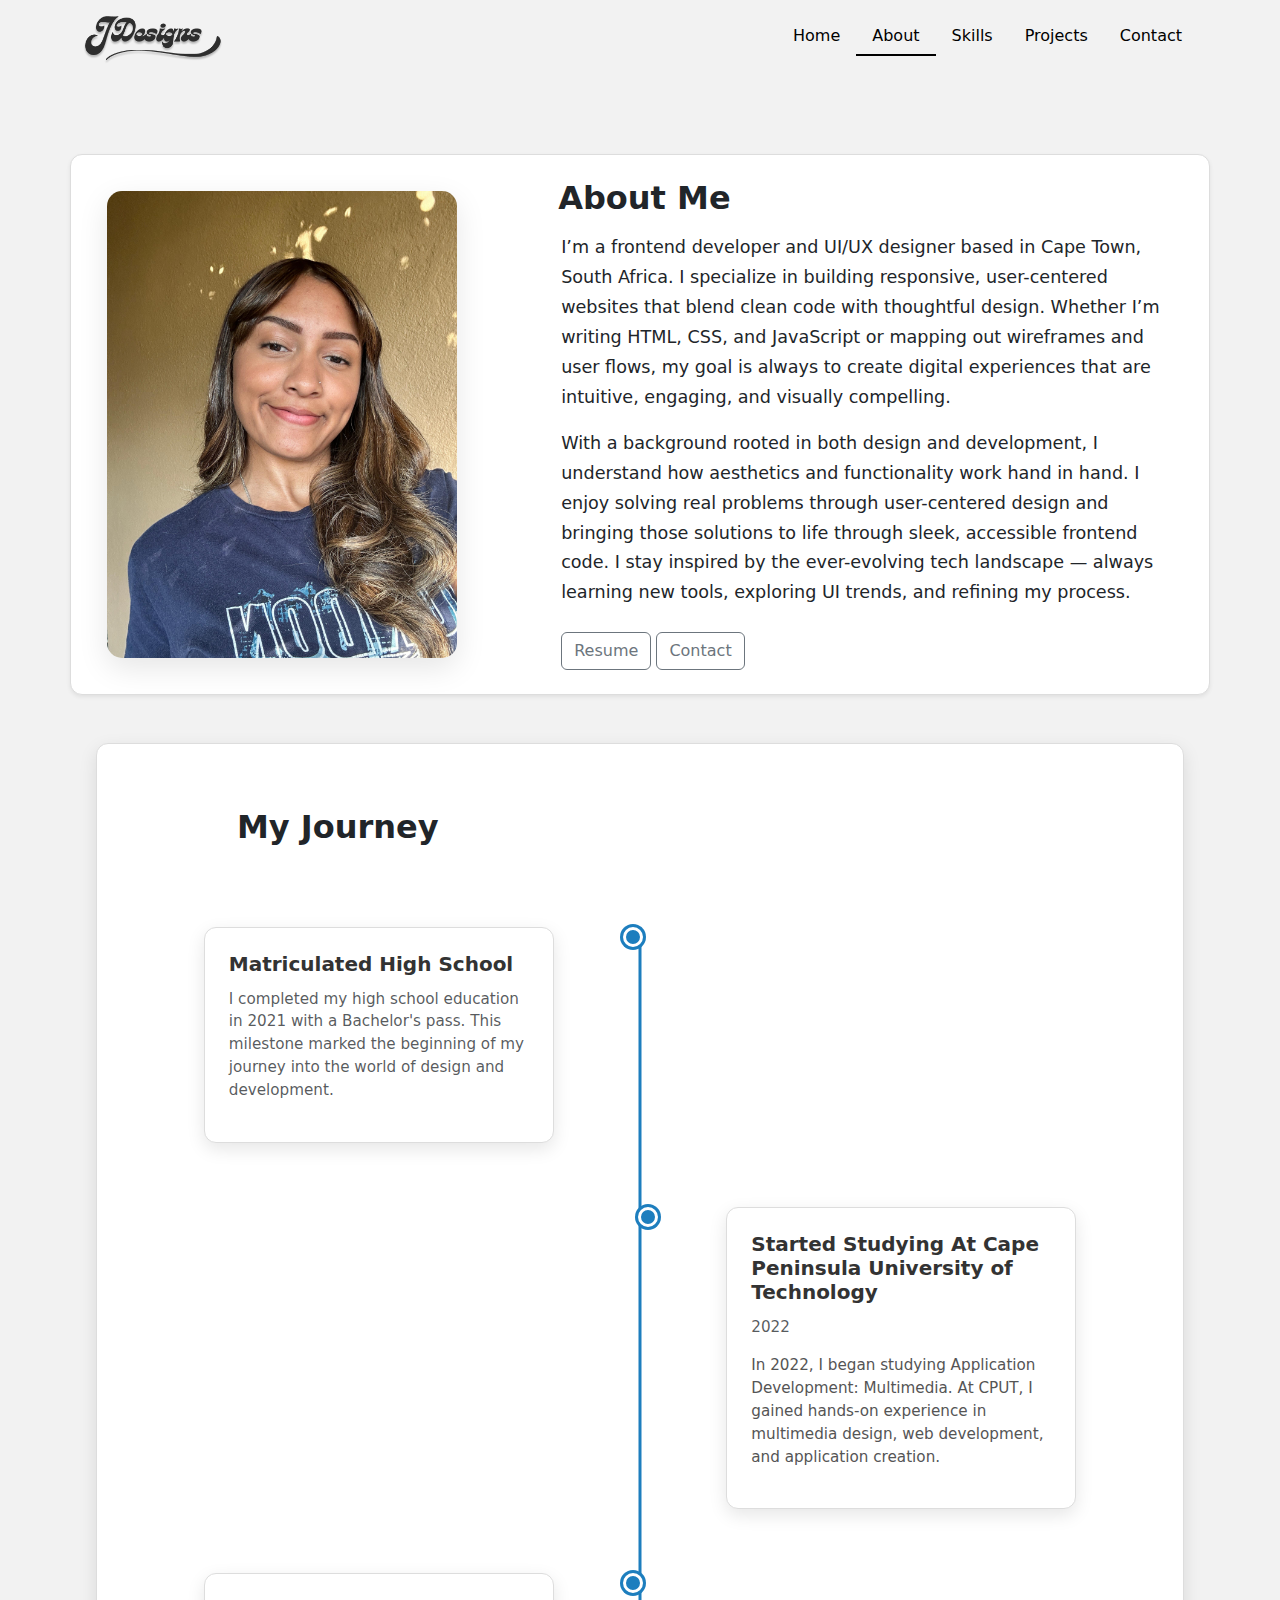
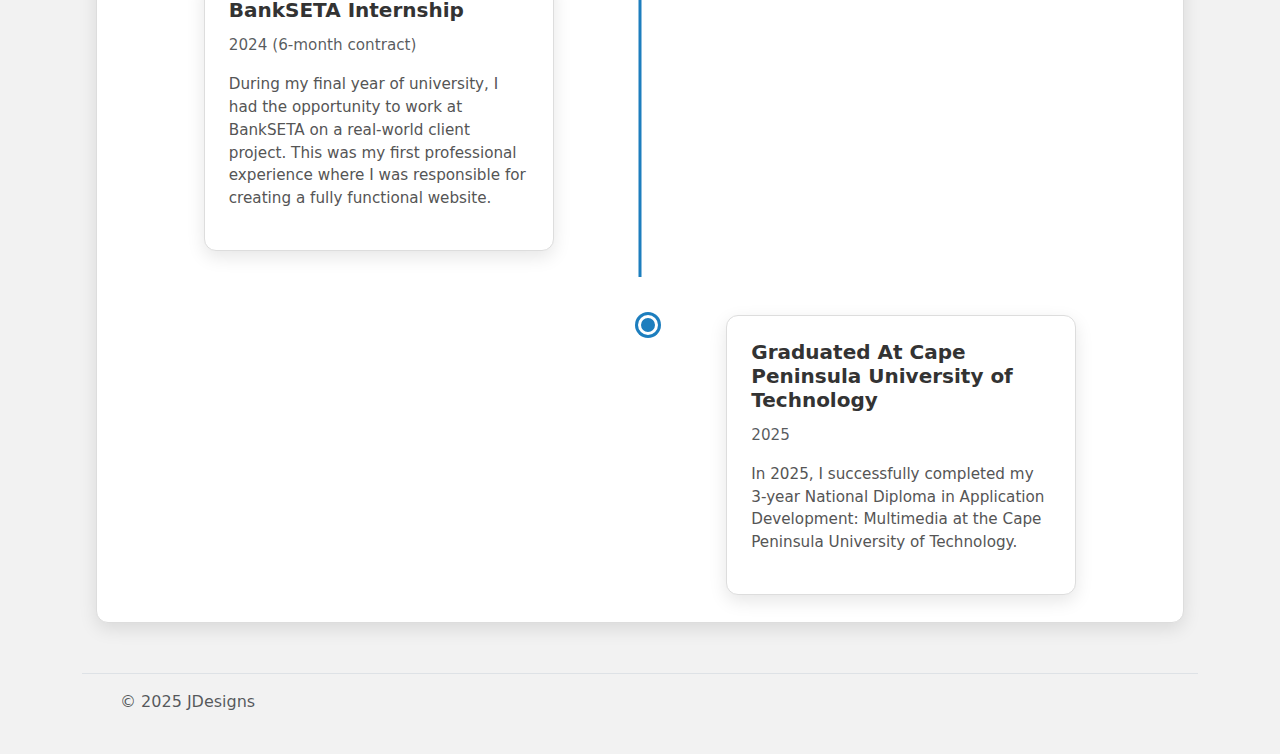
<file: About.html>
<!DOCTYPE html>
<html lang="en">
<head>
  <meta charset="UTF-8" />
  <meta name="viewport" content="width=device-width, initial-scale=1.0"/>
  <title>About Me</title>
  <link rel="stylesheet" href="stylesheet.css">
  <link href="https://cdn.jsdelivr.net/npm/bootstrap@5.3.2/dist/css/bootstrap.min.css" rel="stylesheet">
  <script src="https://cdn.jsdelivr.net/npm/bootstrap@5.3.2/dist/js/bootstrap.bundle.min.js"></script>
  <style>
    .card {
      opacity: 0;
      transform: translateY(50px);
      transition: opacity 0.8s ease-out, transform 0.8s ease-out;
    }

    .card.show {
      opacity: 1;
      transform: translateY(0);
    }

    .about-section {
        background-color: #fff;
  padding: 1.5rem;
  border-radius: 12px;
  box-shadow: 0 6px 18px rgba(0, 0, 0, 0.1);
  text-align: left;
  border: 1px solid #ddd; /* Adding a border similar to the card */
    }

    .profile-img {
      max-width: 100%;
      border-radius: 15px;
      box-shadow: 0 10px 30px rgba(0,0,0,0.1);
    }

    .about-text h2 {
      font-weight: bold;
     
    }
 

    .about-section .about-text h2 {
  margin-left: -3px;
}


    .about-text p {
      font-size: 1.1rem;
      line-height: 1.7;
    }
  </style>
</head>
<body>

<!-- Header/Nav -->
<header style="position: sticky; top: 0; z-index: 1000; background-color:#f2f2f2;">
  <div class="container d-flex flex-wrap justify-content-center py-3 mb-4">
    <a href="index.html" class="d-flex align-items-center mb-3 mb-md-0 me-md-auto link-body-emphasis text-decoration-none">
      <span class="fs-4">
        <img src="img\logo.png" alt="Logo or header image" class="img-fluid" style="height: 50px;" />
      </span>
    </a>
    <ul class="nav nav-pills">
      <li class="nav-item"><a href="index.html" class="nav-link">Home</a></li>
      <li class="nav-item"><a href="About.html" class="nav-link active" aria-current="page">About</a></li>
      <li class="nav-item"><a href="Skills.html" class="nav-link">Skills</a></li>
      <li class="nav-item"><a href="Projects.html" class="nav-link">Projects</a></li>
      <li class="nav-item"><a href="Contact.html" class="nav-link">Contact</a></li>
    </ul>
  </div>
</header>

  <!-- About Me Section -->
  <main>
    <div class="container py-5">
      <div class="row align-items-center about-section shadow-sm">
        <div class="col-lg-5 mb-4 mb-lg-0">
            <img src="img\jordsss2.jpeg" alt="Your Profile" class="profile-img" style="width: 350px; height: auto;">

        </div>
        <div class="col-lg-7 about-text">
          <h2 class="mb-3">About Me</h2>
          <p>
            I’m a frontend developer and UI/UX designer based in Cape Town, South Africa. I specialize in building responsive, user-centered websites that blend clean code with thoughtful design. Whether I’m writing HTML, CSS, and JavaScript or mapping out wireframes and user flows, my goal is always to create digital experiences that are intuitive, engaging, and visually compelling.
          </p>
          <p>
            With a background rooted in both design and development, I understand how aesthetics and functionality work hand in hand. I enjoy solving real problems through user-centered design and bringing those solutions to life through sleek, accessible frontend code. I stay inspired by the ever-evolving tech landscape — always learning new tools, exploring UI trends, and refining my process.
          </p>
         
          <div class="d-flex mt-4">
            <div class="btn-group-mobile">
              <a href="asset/JordanDavidsonresume.pdf" class="btn btn-outline-secondary" target="_blank">Resume</a>
              <a href="contact.html" class="btn btn-outline-secondary">Contact</a>
            </div>
          </div>
          
        </div>
      </div>
      
    </div>
  </main>

  <script>
    document.addEventListener("DOMContentLoaded", function () {
      const cards = document.querySelectorAll(".about-section");
      const windowHeight = window.innerHeight;

      function revealAbout() {
        cards.forEach(card => {
          const cardTop = card.getBoundingClientRect().top;
          if (cardTop < windowHeight - 50) {
            card.classList.add("show");
          }
        });
      }

      window.addEventListener("scroll", revealAbout);
      revealAbout(); // Run once on load
    });
  </script>

<!-- Timeline Section -->

<div class="container about-section text-center">
    <h2 class="mb-5 fw-bold">My Journey </h2>
    <!-- Timeline Wrapper -->
    <div class="timeline-wrapper">
      <div class="timeline-vertical">
        <!-- Timeline Line -->
        <div class="timeline-line-vertical"></div>

        <!-- 1. Plumstead High School -->
        <div class="timeline-row left">
          <div class="timeline-item-vertical">
            <div class="timeline-content-vertical">
              <h5 class="fw-bold">Matriculated High School</h5>
              <p class="text-muted">I completed my high school education in 2021 with a Bachelor's pass. This milestone marked the beginning of my journey into the world of design and development.</p>
            </div>
          </div>
        </div>

        <!-- 2. Started CPUT -->
        <div class="timeline-row right">
          <div class="timeline-item-vertical">
            <div class="timeline-content-vertical">
              <h5 class="fw-bold">Started Studying At Cape Peninsula University of Technology</h5>
              <p class="text-muted">2022</p>
              <p>In 2022, I began studying Application Development: Multimedia. At CPUT, I gained hands-on experience in multimedia design, web development, and application creation. </p>
            </div>
          </div>
        </div>

        <!-- 3. BankSETA Internship -->
        <div class="timeline-row left">
          <div class="timeline-item-vertical">
            <div class="timeline-content-vertical">
              <h5 class="fw-bold">BankSETA Internship</h5>
              <p class="text-muted">2024 (6-month contract)</p>
              <p>During my final year of university, I had the opportunity to work at BankSETA on a real-world client project. This was my first professional experience where I was responsible for creating a fully functional website.</p>
            </div>
          </div>
        </div>

        <!-- 4. Graduated CPUT -->
        <div class="timeline-row right">
          <div class="timeline-item-vertical">
            <div class="timeline-content-vertical">
              <h5 class="fw-bold">Graduated At Cape Peninsula University of Technology</h5>
              <p class="text-muted">2025</p>
              <p>In 2025, I successfully completed my 3-year National Diploma in Application Development: Multimedia at the Cape Peninsula University of Technology.</p>
            </div>
          </div>
        </div>
      </div>
    </div>
  </div>
  

<style>

.btn-outline-secondary:hover {
        background-color: #007bff; /* Bootstrap primary blue */
        color: white;
        border-color: #007bff;
      }

.container.about-section.text-center {
  width: 85%; /* Adjust width to your preference */
  max-width: 1200px; /* Optional: max width */
  margin: 0 auto; /* Center the container */
  padding: 4rem 0; /* Adjust padding as needed */
  max-height: 1480px; /* Optional: max width */
  margin-bottom: 50px;
}


.about-section h2 {
  text-align: left; /* Aligns the heading to the left */
  margin-bottom: 2rem; /* Adjust spacing below the heading */
  margin-left: 140px;
}



/* New wrapper */
.timeline-wrapper {
  position: relative;
  padding: 2rem 0;
  max-width: 950px; /* made smaller */
  margin: 0 auto;
}

.timeline-vertical {
  position: relative;
  width: 100%;
}

.timeline-line-vertical {
  position: absolute;
  top: 0;
  bottom: 0;
  left: 50%;
  transform: translateX(-50%);
  width: 3px;
  background-color: #1d7ebe;
  z-index: 0;
  height: 950px;
}

.timeline-row {
  display: flex;
  justify-content: flex-start;
  align-items: center;
  width: 100%;
  position: relative;
  margin-bottom: 4rem;
}

.timeline-row.right {
  justify-content: flex-end;
}

.timeline-item-vertical {
  position: relative;
  width: 45%;
  z-index: 1;
}

.timeline-item-vertical::before {
  content: "";
  position: absolute;
  top: 0px;
  width: 20px;
  height: 20px;
  background-color: #1d7ebe;
  border-radius: 50%;
  border: 3px solid white;
  box-shadow: 0 0 0 3px #1d7ebe;
  z-index: 2;
}

.timeline-row.left .timeline-item-vertical::before {
  right: -50px;
}

.timeline-row.right .timeline-item-vertical::before {
  left: -50px;
}

.timeline-content-vertical {
  background-color: #fff;
  padding: 1.5rem;
  border-radius: 12px;
  box-shadow: 0 6px 18px rgba(0, 0, 0, 0.1);
  text-align: left;
  width: 100%; /* Ensure it's full width */
  max-width: 100%; /* Adjusts the maximum width */
  border: 1px solid #ddd; /* Adding a border similar to the card */
}

.timeline-content-vertical h5 {
  color: #333;
  margin-bottom: 0.75rem;
}

.timeline-content-vertical p {
  color: #555;
  font-size: 0.95rem;
}

.text-muted {
  font-size: 0.9rem;
}

/* Card-like Styling for Timeline Items */
.timeline-content-vertical {
  background-color: #fff;
  padding: 1.5rem;
  border-radius: 12px;
  box-shadow: 0 6px 18px rgba(0, 0, 0, 0.1);
  width: 100%;
  max-width: 350px; /* Match the card width */
  margin: 0 auto;
}
@media screen and (max-width: 768px) {
  .timeline-row,
  .timeline-row.right,
  .timeline-row.left {
    flex-direction: column;
    align-items: center;
    text-align: center;
  }

  .timeline-item-vertical {
    width: 90%;
    margin-bottom: 1rem; /* smaller gap between boxes */
  }

  /* Remove the dot */
  .timeline-item-vertical::before {
    display: none;
  }

  /* Remove the vertical line */
  .timeline-line-vertical {
    display: none;
  }

  .about-section{
    width:90%;
   margin-left: 20px;
  }

  .profile-img {
    display: none;
  }

}



</style>

<div class="container">
  <footer class="d-flex flex-wrap justify-content-between align-items-center py-3 my-4 border-top">
    <div class="col-md-4 d-flex align-items-center">
      <a href="/" class="mb-3 me-2 mb-md-0 text-body-secondary text-decoration-none lh-1" aria-label="Bootstrap">
        <svg class="bi" width="30" height="24" aria-hidden="true"><use xlink:href="#bootstrap"></use></svg>
      </a>
      <span class="mb-3 mb-md-0 text-body-secondary">© 2025 JDesigns</span>
    </div>

   
  </footer>
</div>
  
  
  












</body>
</html>
</file>
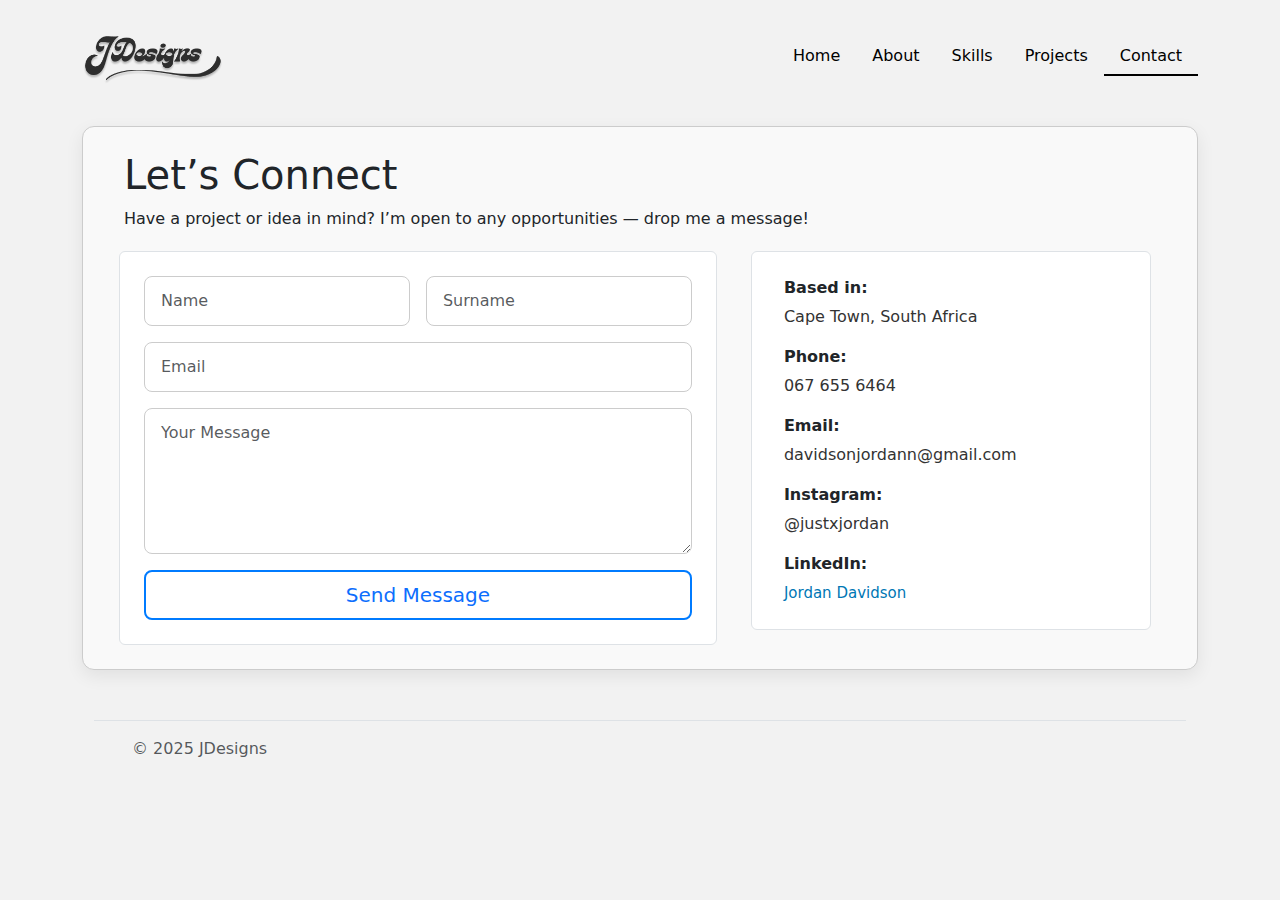
<file: Contact.html>
<!DOCTYPE html>
<html lang="en">
<head>
  <meta charset="UTF-8" />
  <meta name="viewport" content="width=device-width, initial-scale=1.0" />
  <title>Portfolio</title>
  <link rel="stylesheet" href="stylesheet.css" />
  <link
    href="https://cdn.jsdelivr.net/npm/bootstrap@5.3.2/dist/css/bootstrap.min.css"
    rel="stylesheet"
  />
  <script src="https://cdn.jsdelivr.net/npm/bootstrap@5.3.2/dist/js/bootstrap.bundle.min.js"></script>
</head>
<body>
  <div class="container">
    <!-- Navigation -->
    <header class="d-flex flex-wrap justify-content-center py-3 mb-4" style="position: sticky; top: 0; z-index: 1000; background-color:#f2f2f2;">
      <a href="index.html" class="d-flex align-items-center mb-3 mb-md-0 me-md-auto link-body-emphasis text-decoration-none">
        <span class="fs-4">
          <img src="img\logo.png" alt="Logo or header image" class="img-fluid" style="height: 50px;" />
        </span>
      </a>

      <ul class="nav nav-pills">
        <li class="nav-item"><a href="index.html" class="nav-link">Home</a></li>
        <li class="nav-item"><a href="About.html" class="nav-link">About</a></li>
        <li class="nav-item"><a href="Skills.html" class="nav-link">Skills</a></li>
        <li class="nav-item"><a href="Projects.html" class="nav-link" >Projects</a></li>
        <li class="nav-item"><a href="Contact.html" class="nav-link active" aria-current="page">Contact</a></li>
      </ul>
    </header>


    <div id="contact" class="contact-area section-padding">
        <div class="container">
          <div class="section-title text-left ">
            <h1>Let’s Connect</h1>
            <p>Have a project or idea in mind? I’m open to any opportunities — drop me a message!</p>
          </div>
          <div class="row">
            <!-- Contact Form -->
            <div class="col-lg-7">
              <div class="contact p-4 border rounded bg-white">
                <form action="https://formspree.io/f/mgvaqjzp" method="POST">
                  <div class="row g-3">
                    <div class="col-md-6">
                      <input type="text" name="name" class="form-control custom-input" placeholder="Name" required />
                    </div>
                    <div class="col-md-6">
                      <input type="text" name="surname" class="form-control custom-input" placeholder="Surname" required />
                    </div>
                    <div class="col-md-12">
                      <input type="email" name="email" class="form-control custom-input" placeholder="Email" required />
                    </div>
                    <div class="col-md-12">
                      <textarea name="message" rows="5" class="form-control custom-input" placeholder="Your Message" required></textarea>
                    </div>
                    <div class="col-md-12 text-center">
                      <button type="submit" class="btn btn-outline-primary btn-lg w-100 custom-btn">Send Message</button>
                    </div>
                  </div>
                </form>
              </div>
            </div>
      
           <!-- Contact Info -->
<div class="col-lg-5 mt-4 mt-lg-0">
    <div class="contact-info p-4 border rounded bg-white" style="max-width: 400px; margin: auto;">
      <div class="mb-3 d-flex align-items-start">
        <i class="fa fa-map-marker text-primary me-2 mt-1"></i>
        <div>
          <strong>Based in:</strong>
          <p class="mb-0">Cape Town, South Africa</p>
        </div>
      </div>
      <div class="mb-3 d-flex align-items-start">
        <i class="fa fa-phone text-primary me-2 mt-1"></i>
        <div>
          <strong>Phone:</strong>
          <p class="mb-0">067 655 6464</p>
        </div>
      </div>
      <div class="mb-3 d-flex align-items-start">
        <i class="fa fa-envelope text-primary me-2 mt-1"></i>
        <div>
          <strong>Email:</strong>
          <p class="mb-0">davidsonjordann@gmail.com</p>
        </div>
      </div>
      <div class="mb-3 d-flex align-items-start">
        <i class="fa fa-instagram text-primary me-2 mt-1"></i>
        <div>
          <strong>Instagram:</strong>
          <p class="mb-0">@justxjordan</p>
        </div>
      </div>
      <div class="d-flex align-items-start">
        <i class="fa fa-linkedin text-primary me-2 mt-1"></i>
        <div>
          <strong>LinkedIn:</strong>
          <p class="mb-0"><a href="https://www.linkedin.com/in/jordan-davidson-2541bb353/" target="_blank" style="text-decoration: none;">Jordan Davidson</a></p>
        </div>
      </div>
    </div>
  </div>
  
          </div>
        </div>
      </div>
      
      
    <style>





.contact-info i {
  font-size: 18px;
  line-height: 1;
}

.contact-info p {
  font-size: 16px;
  color: #333;
}

.contact-info a {
  color: #0077b5; /* LinkedIn blue */
  font-size: 15px;
}



.section-title {
    margin-left: 5px;
    margin-bottom: 20px;
}

body{margin-top:20px;
background:#eee;
}
.contact-area {
  padding: 60px 0;
  background-color: #f9f9f9;
  padding: 1.5rem;
  border-radius: 12px;
  box-shadow: 0 6px 18px rgba(0, 0, 0, 0.075);
  border: 1px solid #ccc;
  margin-bottom: 50px;

}

.custom-input {
  border: 1px solid #ccc;
  border-radius: 8px;
  padding: 12px 16px;
  font-size: 16px;
  background: #fff;
  transition: border 0.3s ease;
  
}

.custom-input:focus {
  border-color: #007bff;
  outline: none;
}

textarea.custom-input {
  resize: vertical;
}

.custom-btn {
  border: 2px solid #007bff;
  border-radius: 8px;
  transition: background 0.3s, color 0.3s;
}

.custom-btn:hover {
  background-color: #007bff;
  color: #fff;
}

.contact-info p {
  margin: 5px 0 0;
}

.contact-info i {
  vertical-align: middle;
 
}


@media only screen and (max-width:768px) {
    .contact {
        margin-bottom: 60px;
    }
}

    </style>











<div class="container">
  <footer class="d-flex flex-wrap justify-content-between align-items-center py-3 my-4 border-top">
    <div class="col-md-4 d-flex align-items-center">
      <a href="/" class="mb-3 me-2 mb-md-0 text-body-secondary text-decoration-none lh-1" aria-label="Bootstrap">
        <svg class="bi" width="30" height="24" aria-hidden="true"><use xlink:href="#bootstrap"></use></svg>
      </a>
      <span class="mb-3 mb-md-0 text-body-secondary">© 2025 JDesigns</span>
    </div>

   
  </footer>
</div>

</body>
</html>
</file>
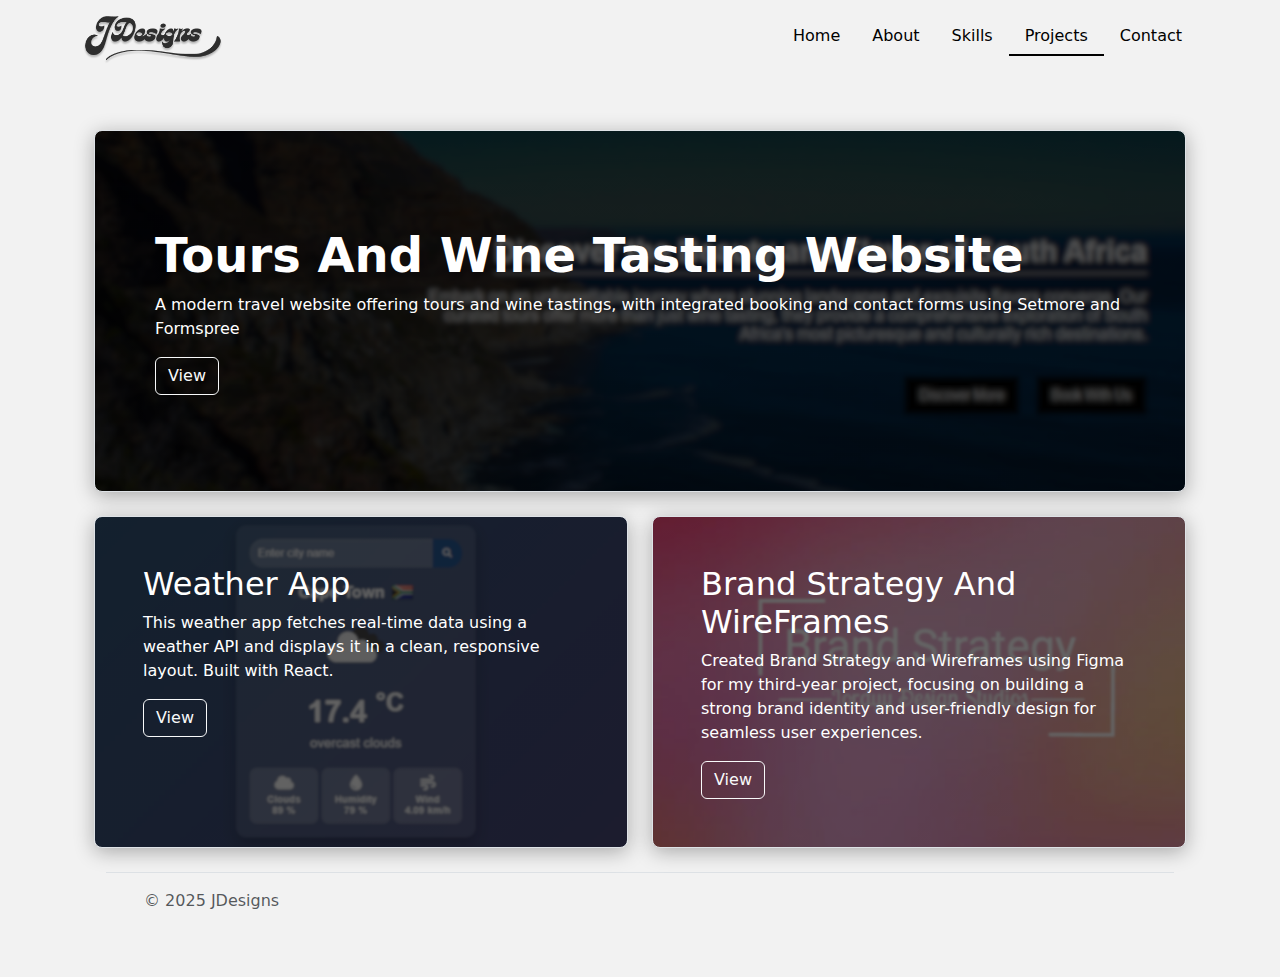
<file: Projects.html>
<!DOCTYPE html>
<html lang="en">
<head>
  <meta charset="UTF-8" />
  <meta name="viewport" content="width=device-width, initial-scale=1.0" />
  <title>Portfolio</title>
  <link rel="stylesheet" href="stylesheet.css" />
  <link
    href="https://cdn.jsdelivr.net/npm/bootstrap@5.3.2/dist/css/bootstrap.min.css"
    rel="stylesheet"
  />
  <script src="https://cdn.jsdelivr.net/npm/bootstrap@5.3.2/dist/js/bootstrap.bundle.min.js"></script>
</head>
<body>
  <div class="container">
    <!-- Navigation -->
    <header class="d-flex flex-wrap justify-content-center py-3 mb-4" style="position: sticky; top: 0; z-index: 1000; background-color:#f2f2f2;">
      <a href="index.html" class="d-flex align-items-center mb-3 mb-md-0 me-md-auto link-body-emphasis text-decoration-none">
        <span class="fs-4">
          <img src="img\logo.png" alt="Logo or header image" class="img-fluid" style="height: 50px;" />
        </span>
      </a>

      <ul class="nav nav-pills">
        <li class="nav-item"><a href="index.html" class="nav-link">Home</a></li>
        <li class="nav-item"><a href="About.html" class="nav-link">About</a></li>
        <li class="nav-item"><a href="Skills.html" class="nav-link">Skills</a></li>
        <li class="nav-item"><a href="Projects.html" class="nav-link active" aria-current="page">Projects</a></li>
        <li class="nav-item"><a href="Contact.html" class="nav-link">Contact</a></li>
      </ul>
    </header>

    <main>
      <div class="container py-4">

        <style>
          .hover-card {
            transition: transform 0.3s ease, box-shadow 0.3s ease;
            box-shadow: 0 4px 20px rgba(0, 0, 0, 0.3);
          }
      
          .hover-card:hover {
            transform: translateY(-10px);
            box-shadow: 0 8px 30px rgba(0, 0, 0, 0.5);
          }
        </style>
      
        <!-- First card - full width -->
        <div class="p-5 mb-4 bg-body-tertiary border rounded-3 hover-card"
          style="background: linear-gradient(rgba(0, 0, 0, 0.4), rgba(0, 0, 0, 0.4)), url('img/project1.png'); 
                 background-size: cover; 
                 background-position: center; 
                 background-repeat: no-repeat; 
                 color: white;">
          <div class="container-fluid py-5">
            <h1 class="display-5 fw-bold">Tours And Wine Tasting Website</h1>
            <p>
              A modern travel website offering tours and wine tastings, with integrated booking and contact forms using Setmore and Formspree
            </p>
            <a href="https://jordandesignss.github.io/tours-wine-tasting/" class="btn btn-outline-light" role="button">
              View
            </a>
            
          </div>
        </div>
      
        <!-- Row for Weather App and Add Borders cards -->
        <div class="row g-4">
          <div class="col-md-6">
            <div class="h-100 p-5 border rounded-3 hover-card"
              style="background: linear-gradient(rgba(0, 0, 0, 0.4), rgba(0, 0, 0, 0.4)), url('img/weatherapp.png'); 
                     background-size: cover; 
                     background-position: center; 
                     background-repeat: no-repeat; 
                     color: white;">
              <h2>Weather App</h2>
              <p>This weather app fetches real-time data using a weather API and displays it in a clean, responsive layout. Built with React.</p>
              <a href="https://jordandesignss.github.io/WeatherApp/" class="btn btn-outline-light" role="button" target="_blank">
                View
              </a>
            </div>
          </div>
      
          <div class="col-md-6">
            <div class="h-100 p-5 bg-body-tertiary border rounded-3 hover-card"
              style="background: linear-gradient(rgba(0, 0, 0, 0.4), rgba(0, 0, 0, 0.4)), url('img/brandstrategy.png'); 
                     background-size: cover; 
                     background-position: center; 
                     background-repeat: no-repeat; 
                     color: white;">
              <h2>Brand Strategy And WireFrames</h2>
              <p>Created Brand Strategy and Wireframes using Figma for my third-year project, focusing on building a strong brand identity and user-friendly design for seamless user experiences.</p>
              <a href="asset/brandstrategy_wireframes.pdf" class="btn btn-outline-light" role="button" target="_blank">
                View
              </a>
              
            </div>
          </div>
          
      
      </div>
      
      
          <div class="container">
            <footer class="d-flex flex-wrap justify-content-between align-items-center py-3 my-4 border-top">
              <div class="col-md-4 d-flex align-items-center">
                <a href="/" class="mb-3 me-2 mb-md-0 text-body-secondary text-decoration-none lh-1" aria-label="Bootstrap">
                  <svg class="bi" width="30" height="24" aria-hidden="true"><use xlink:href="#bootstrap"></use></svg>
                </a>
                <span class="mb-3 mb-md-0 text-body-secondary">© 2025 JDesigns</span>
              </div>
          
             
            </footer>
          </div>
        </div>
      </main>
</file>
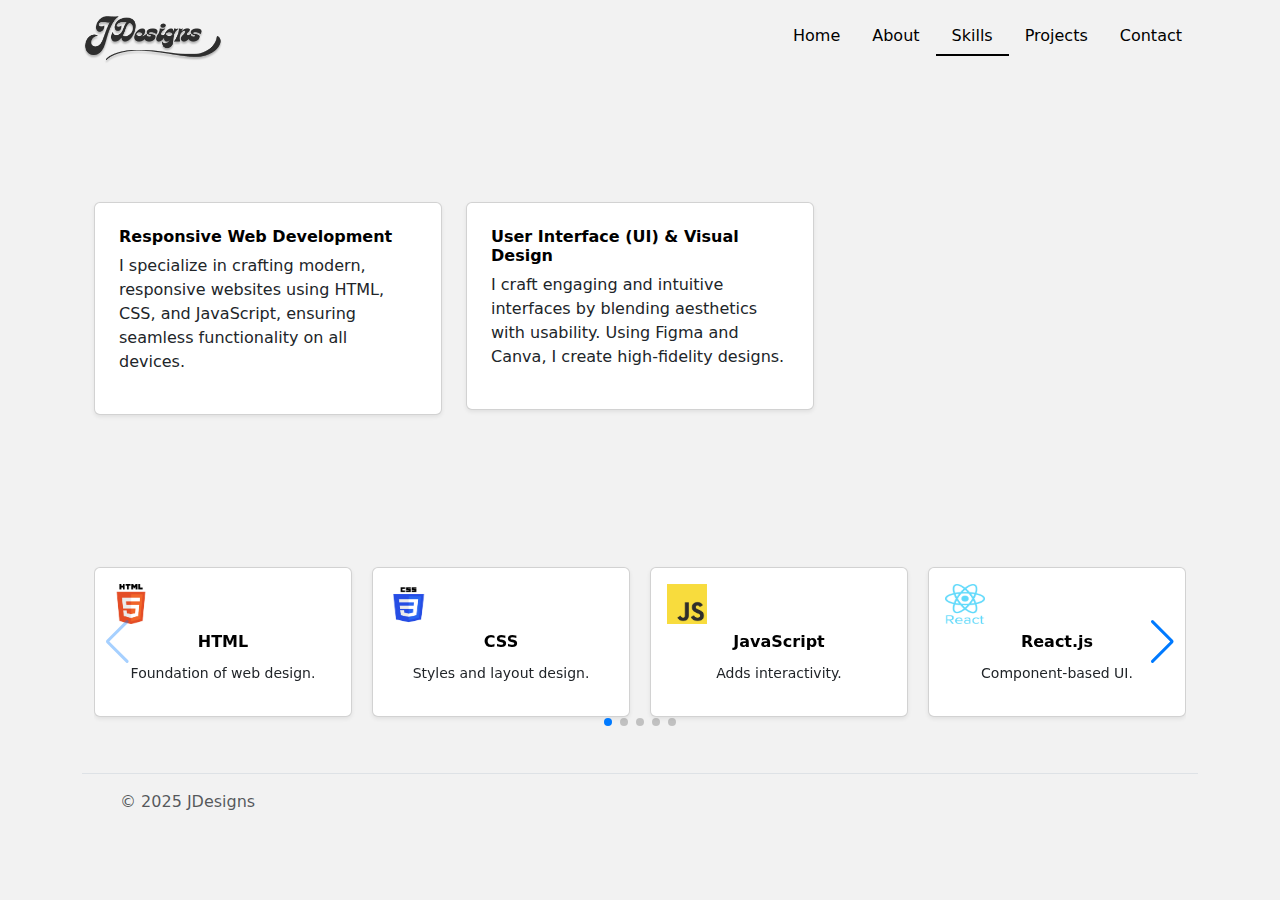
<file: Skills.html>
<!DOCTYPE html>
<html lang="en">
<head>
    <meta charset="UTF-8">
    <meta name="viewport" content="width=device-width, initial-scale=1.0">
    <title>Portfolio</title>
    <link rel="stylesheet" href="stylesheet.css">
    <link href="https://cdn.jsdelivr.net/npm/bootstrap@5.3.2/dist/css/bootstrap.min.css" rel="stylesheet">
    <script src="https://cdn.jsdelivr.net/npm/bootstrap@5.3.2/dist/js/bootstrap.bundle.min.js"></script>

    <style>
        /* Initial state: cards are invisible and shifted down */
        .card {
            opacity: 0;
            transform: translateY(50px);
            transition: opacity 0.8s ease-out, transform 0.8s ease-out;
        }

        /* Active state: cards become visible and slide up */
        .card.show {
            opacity: 1;
            transform: translateY(0);
        }
    </style>
</head>
<body>
  <header style="position: sticky; top: 0; z-index: 1000; background-color:#f2f2f2;">
    <div class="container d-flex flex-wrap justify-content-center py-3 mb-4">
      <a href="index.html" class="d-flex align-items-center mb-3 mb-md-0 me-md-auto link-body-emphasis text-decoration-none">
        <span class="fs-4">
          <img src="img\logo.png" alt="Logo or header image" class="img-fluid" style="height: 50px;" />
        </span>
      </a>
  
      <ul class="nav nav-pills">
        <li class="nav-item"><a href="index.html" class="nav-link">Home</a></li>
        <li class="nav-item"><a href="About.html" class="nav-link">About</a></li>
        <li class="nav-item"><a href="Skills.html" class="nav-link active" aria-current="page">Skills</a></li>
        <li class="nav-item"><a href="Projects.html" class="nav-link">Projects</a></li>
        <li class="nav-item"><a href="Contact.html" class="nav-link">Contact</a></li>
      </ul>
    </div>
  </header>

    <main>
        <div class="container px-4 py-5" id="hanging-icons">
           
            <div class="row g-4 py-5 row-cols-1 row-cols-lg-3">
                
                <div class="col">
                    <div class="card shadow-sm p-4">
                        <h3 class="fs-6 text-body-emphasis">Responsive Web Development</h3>
                        <p>I specialize in crafting modern, responsive websites using HTML, CSS, and JavaScript, ensuring seamless functionality on all devices.</p>
                    </div>
                </div>
        
                <div class="col">
                    <div class="card shadow-sm p-4">
                        <h3 class="fs-6 text-body-emphasis">User Interface (UI) & Visual Design</h3>
                        <p>I craft engaging and intuitive interfaces by blending aesthetics with usability. Using Figma and Canva, I create high-fidelity designs.</p>
                    </div>
                </div>
        
                <div class="col">
                    <div class="card shadow-sm p-4">
                        <h3 class="fs-6 text-body-emphasis">User Experience (UX) & Prototyping</h3>
                        <p>I design user-centered experiences through wireframing, prototyping, and testing to ensure smooth, intuitive navigation.</p>
                    </div>
                </div>

            </div>
        </div>
        <style>
            /* Initially hide tool boxes */
            .tool-card {
                opacity: 0;
                transform: translateY(40px);
                transition: opacity 0.8s ease-out, transform 0.8s ease-out;
            }
        
            /* When in view, animate */
            .tool-card.show {
                opacity: 1;
                transform: translateY(0);
            }
        </style>
        
     <!-- Swiper CSS -->
<link rel="stylesheet" href="https://cdn.jsdelivr.net/npm/swiper@10/swiper-bundle.min.css" />

<div class="container px-4 py-2" id="icon-grid">
    


  <div class="swiper mySwiper mt-4">
    <div class="swiper-wrapper">

      <!-- Tool: HTML -->
      <div class="swiper-slide">
        <div class="card shadow-sm p-3 text-center tool-card">
          <img src="img\html.png" alt="HTML" width="40" height="40">
          <h3 class="fs-6 text-body-emphasis mt-2">HTML</h3>
          <p class="mt-1 small">Foundation of web design.</p>
        </div>
      </div>

      <!-- Tool: CSS -->
      <div class="swiper-slide">
        <div class="card shadow-sm p-3 text-center tool-card">
          <img src="img\css.png" alt="CSS" width="40" height="40">
          <h3 class="fs-6 text-body-emphasis mt-2">CSS</h3>
          <p class="mt-1 small">Styles and layout design.</p>
        </div>
      </div>

      <!-- Tool: JavaScript -->
      <div class="swiper-slide">
        <div class="card shadow-sm p-3 text-center tool-card">
          <img src="img\jss.png" alt="JavaScript" width="40" height="40">
          <h3 class="fs-6 text-body-emphasis mt-2">JavaScript</h3>
          <p class="mt-1 small">Adds interactivity.</p>
        </div>
      </div>

      <!-- Tool: React.js -->
      <div class="swiper-slide">
        <div class="card shadow-sm p-3 text-center tool-card">
          <img src="img\react.png" alt="React.js" width="40" height="40">
          <h3 class="fs-6 text-body-emphasis mt-2">React.js</h3>
          <p class="mt-1 small">Component-based UI.</p>
        </div>
      </div>

      <!-- Tool: Bootstrap -->
      <div class="swiper-slide">
        <div class="card shadow-sm p-3 text-center tool-card">
          <img src="img\bootstrap.png" alt="Bootstrap" width="40" height="40">
          <h3 class="fs-6 text-body-emphasis mt-2">Bootstrap</h3>
          <p class="mt-1 small">Responsive framework.</p>
        </div>
      </div>

      <!-- Tool: Figma -->
      <div class="swiper-slide">
        <div class="card shadow-sm p-3 text-center tool-card">
          <img src="img\figma.png" alt="Figma" width="40" height="40">
          <h3 class="fs-6 text-body-emphasis mt-2">Figma</h3>
          <p class="mt-1 small">UI/UX design tool.</p>
        </div>
      </div>

      <!-- Tool: VS Code -->
      <div class="swiper-slide">
        <div class="card shadow-sm p-3 text-center tool-card">
          <img src="img\vs.jpg" alt="VS Code" width="40" height="40">
          <h3 class="fs-6 text-body-emphasis mt-2">VS Code</h3>
          <p class="mt-1 small">Powerful code editor.</p>
        </div>
      </div>

      <!-- Tool: Canva -->
      <div class="swiper-slide">
        <div class="card shadow-sm p-3 text-center tool-card">
          <img src="img\canva.jpg" alt="Canva" width="40" height="40">
          <h3 class="fs-6 text-body-emphasis mt-2">Canva</h3>
          <p class="mt-1 small">Graphic design tool.</p>
        </div>
      </div>

    </div>

    <!-- Swiper Controls -->
    <div class="swiper-button-next"></div>
    <div class="swiper-button-prev"></div>
    <div class="swiper-pagination mt-3"></div>
  </div>
</div>

<!-- Swiper JS -->
<script src="https://cdn.jsdelivr.net/npm/swiper@10/swiper-bundle.min.js"></script>

<script>
  new Swiper('.mySwiper', {
    slidesPerView: 1.2,
    spaceBetween: 20,
    pagination: {
      el: '.swiper-pagination',
      clickable: true,
    },
    navigation: {
      nextEl: '.swiper-button-next',
      prevEl: '.swiper-button-prev',
    },
    breakpoints: {
      576: {
        slidesPerView: 2,
      },
      768: {
        slidesPerView: 3,
      },
      992: {
        slidesPerView: 4,
      }
    }
  });

  function revealOnScroll() {
    let toolCards = document.querySelectorAll('.tool-card');
    let windowHeight = window.innerHeight;

    toolCards.forEach(card => {
      let cardTop = card.getBoundingClientRect().top;
      if (cardTop < windowHeight - 50) {
        card.classList.add("show");
      }
    });
  }

  window.addEventListener("scroll", revealOnScroll);
  document.addEventListener("DOMContentLoaded", revealOnScroll);
</script>

<style>
  .swiper {
    padding: 1.5rem 0;
  }

  .swiper-slide {
    height: auto;
    display: flex;
    justify-content: center;
  }

  .tool-card {
    width: 100%;
    transition: transform 1.8s ease;
  }

  .tool-card.show {
    transform: translateY(0);
    opacity: 1;
  }

  .tool-card:not(.show) {
    transform: translateY(20px);
    opacity: 0;
  }
</style>

        
        <script>
            function revealOnScroll() {
                let toolCards = document.querySelectorAll('.tool-card');
                let windowHeight = window.innerHeight;
                
                toolCards.forEach(card => {
                    let cardTop = card.getBoundingClientRect().top;
                    if (cardTop < windowHeight - 50) { // Adjust threshold
                        card.classList.add("show");
                    }
                });
            }
        
            window.addEventListener("scroll", revealOnScroll);
            document.addEventListener("DOMContentLoaded", revealOnScroll);
        </script>
        
              
        
        


    </main>

    <script>
        document.addEventListener("DOMContentLoaded", function () {
            let cards = document.querySelectorAll(".card");
            cards.forEach((card, index) => {
                setTimeout(() => {
                    card.classList.add("show");
                }, index * 350); // Staggered delay for smooth effect
            });
        });
    </script>

<div class="container">
  <footer class="d-flex flex-wrap justify-content-between align-items-center py-3 my-4 border-top">
    <div class="col-md-4 d-flex align-items-center">
      <a href="/" class="mb-3 me-2 mb-md-0 text-body-secondary text-decoration-none lh-1" aria-label="Bootstrap">
        <svg class="bi" width="30" height="24" aria-hidden="true"><use xlink:href="#bootstrap"></use></svg>
      </a>
      <span class="mb-3 mb-md-0 text-body-secondary">© 2025 JDesigns</span>
    </div>

   
  </footer>
</div>


</body>
</html>
</file>
<file: stylesheet.css>
/* Change navigation links to black */
.nav-pills .nav-link {
    color: black !important; /* Ensures text is black */
    position: relative; /* Needed for the underline effect */
    transition: color 0.3s ease-in-out;
}

/* Style the active link with a persistent underline */
.nav-pills .nav-link.active::after {
    content: ""; 
    position: absolute;
    left: 0;
    bottom: 0;
    width: 100%;
    height: 2px;
    background-color: black;
    opacity: 1;
    transition: width 0.3s ease-in-out, opacity 0.3s ease-in-out;
}

/* Remove Bootstrap's default active background */
.nav-pills .nav-link.active {
    background-color: transparent !important;
    color: black !important;
    border-radius: 0;
}

/* Add hover effect with an animated underline */
.nav-pills .nav-link::after {
    content: ""; 
    position: absolute;
    left: 50%;
    bottom: 0;
    width: 0%;
    height: 2px;
    background-color: black;
    opacity: 0; /* Initially hidden */
    transition: width 0.3s ease-in-out, left 0.3s ease-in-out, opacity 0.3s ease-in-out;
}

/* Expand underline on hover */
.nav-pills .nav-link:hover::after {
    width: 100%;
    left: 0;
    opacity: 1; /* Fade in effect */
}


/* Set background color for the whole page */
body {
    background-color: #f2f2f2 !important;
}


/* Initial state: cards are invisible and shifted down */
.card {
    opacity: 0;
    transform: translateY(50px);
    transition: opacity 0.6s ease-out, transform 0.6s ease-out;
}

/* Active state: cards become visible and slide up */
.card.show {
    opacity: 1;
    transform: translateY(0);
}

/* Reduce heading size inside the cards */
/* Make the headings inside the cards bolder */
.card h3 {
   
    font-weight: bolder; /* Make the font weight bolder */
    
}
</file>
